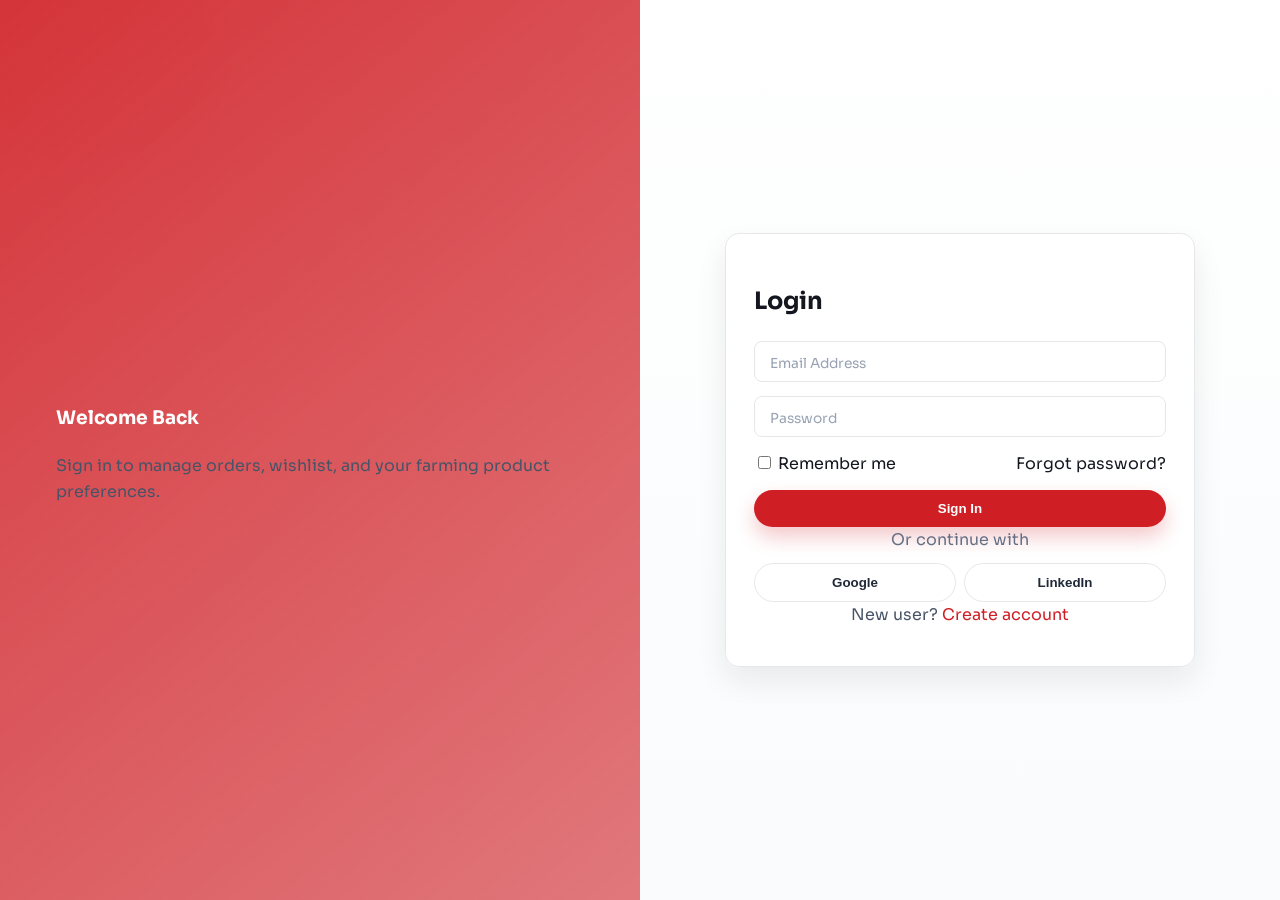
<file: login.html>
<!DOCTYPE html>
<html lang="en">
<head>
  <meta charset="UTF-8">
  <meta name="viewport" content="width=device-width, initial-scale=1.0">
  <title>Login | Zandu Engineers</title>
  <link rel="preconnect" href="https://fonts.googleapis.com">
  <link rel="preconnect" href="https://fonts.gstatic.com" crossorigin>
  <link href="https://fonts.googleapis.com/css2?family=Sora:wght@300;400;500;600;700;800&display=swap" rel="stylesheet">
  <link rel="stylesheet" href="styles.css">
</head>
<body>
  <div id="loader" class="loader"><div class="loader-dot"></div></div>
  <section class="split-auth">
    <aside class="auth-side"><h1>Welcome Back</h1><p>Sign in to manage orders, wishlist, and your farming product preferences.</p></aside>
    <main class="auth-main">
      <form id="loginForm" class="auth-card">
        <h2>Login</h2>
        <div class="floating"><input type="email" placeholder=" " required><label>Email Address</label></div>
        <div class="floating"><input type="password" placeholder=" " required><label>Password</label></div>
        <div style="display:flex;justify-content:space-between;align-items:center;margin-bottom:12px;"><label><input type="checkbox"> Remember me</label><a href="#">Forgot password?</a></div>
        <button type="submit" class="btn btn-primary" style="width:100%;">Sign In</button>
        <p style="text-align:center;color:var(--muted);">Or continue with</p>
        <div class="social-row"><button type="button" class="btn btn-outline">Google</button><button type="button" class="btn btn-outline">LinkedIn</button></div>
        <p style="text-align:center;">New user? <a id="toRegister" href="register.html" style="color:var(--primary);">Create account</a></p>
      </form>
    </main>
  </section>
  <script src="script.js"></script>
</body>
</html>
</file>
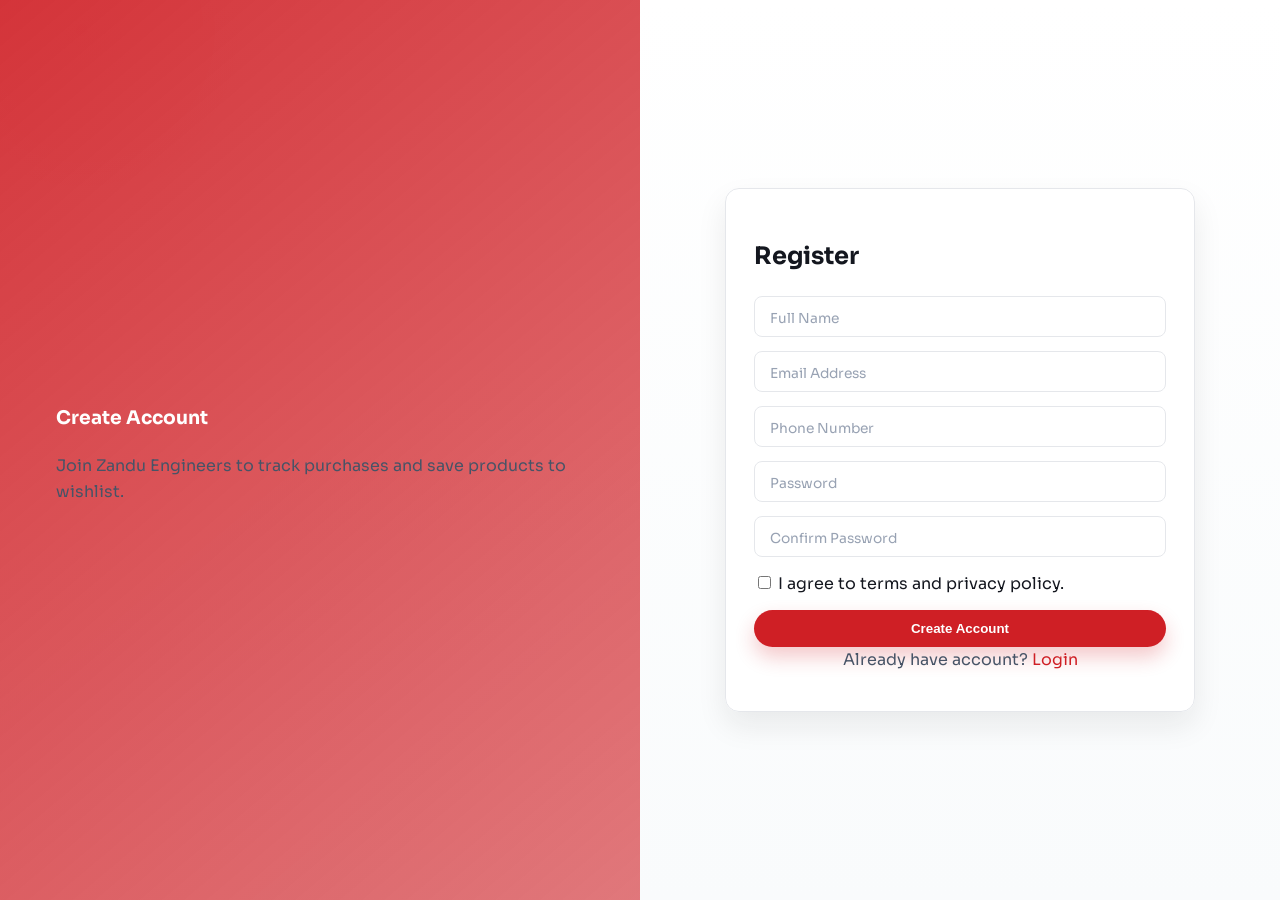
<file: register.html>
<!DOCTYPE html>
<html lang="en">
<head>
  <meta charset="UTF-8">
  <meta name="viewport" content="width=device-width, initial-scale=1.0">
  <title>Register | Zandu Engineers</title>
  <link rel="preconnect" href="https://fonts.googleapis.com">
  <link rel="preconnect" href="https://fonts.gstatic.com" crossorigin>
  <link href="https://fonts.googleapis.com/css2?family=Sora:wght@300;400;500;600;700;800&display=swap" rel="stylesheet">
  <link rel="stylesheet" href="styles.css">
</head>
<body>
  <div id="loader" class="loader"><div class="loader-dot"></div></div>
  <section class="split-auth">
    <aside class="auth-side"><h1>Create Account</h1><p>Join Zandu Engineers to track purchases and save products to wishlist.</p></aside>
    <main class="auth-main">
      <form id="registerForm" class="auth-card">
        <h2>Register</h2>
        <div class="floating"><input type="text" placeholder=" " required><label>Full Name</label></div>
        <div class="floating"><input type="email" placeholder=" " required><label>Email Address</label></div>
        <div class="floating"><input type="tel" placeholder=" " required><label>Phone Number</label></div>
        <div class="floating"><input type="password" placeholder=" " required><label>Password</label></div>
        <div class="floating"><input type="password" placeholder=" " required><label>Confirm Password</label></div>
        <label><input type="checkbox" required> I agree to terms and privacy policy.</label>
        <button type="submit" class="btn btn-primary" style="width:100%;margin-top:12px;">Create Account</button>
        <p style="text-align:center;">Already have account? <a id="toLogin" href="login.html" style="color:var(--primary);">Login</a></p>
      </form>
    </main>
  </section>
  <script src="script.js"></script>
</body>
</html>
</file>
<file: styles.css>
:root {
  --bg: #f8f9fb;
  --white: #ffffff;
  --text: #14171f;
  --muted: #667085;
  --primary: #cf1f25;
  --primary-dark: #a1161b;
  --line: #e5e7eb;
  --radius: 10px;
  --shadow: 0 14px 30px rgba(20, 23, 31, 0.08);
  --soft-shadow: 0 6px 18px rgba(20, 23, 31, 0.06);
  --font-body: "Sora", "Segoe UI", Tahoma, Geneva, Verdana, sans-serif;
}

* {
  box-sizing: border-box;
}

html {
  scroll-behavior: smooth;
}

body {
  margin: 0;
  font-family: var(--font-body);
  font-size: 16px;
  line-height: 1.65;
  color: var(--text);
  background: linear-gradient(180deg, #fff 0%, #fafbfc 100%);
}

body::before {
  content: "";
  position: fixed;
  inset: -20% auto auto -10%;
  width: 420px;
  height: 420px;
  pointer-events: none;
  z-index: -1;
  background: radial-gradient(circle at center, rgba(207, 31, 37, 0.07), transparent 70%);
}

a {
  color: inherit;
  text-decoration: none;
}

img {
  max-width: 100%;
  display: block;
}

.container {
  width: min(1200px, 92%);
  margin: 0 auto;
}

.section {
  padding: 72px 0;
}

.section.gray {
  background: linear-gradient(180deg, #fbfcfd 0%, #f4f6f8 100%);
}

.section-title {
  font-size: clamp(1.45rem, 2.7vw, 2.2rem);
  line-height: 1.28;
  letter-spacing: 0.01em;
  margin: 0 0 10px;
}

.section-subtitle {
  color: var(--muted);
  font-size: clamp(0.98rem, 1.3vw, 1.06rem);
  margin: 0 0 30px;
}

.btn {
  border: 0;
  border-radius: 999px;
  padding: 11px 20px;
  font-weight: 600;
  cursor: pointer;
  transition: transform 0.25s ease, box-shadow 0.25s ease, background 0.25s ease;
}

.btn:hover {
  transform: translateY(-2px);
}

.btn-primary {
  background: var(--primary);
  color: #fff;
  box-shadow: 0 10px 20px rgba(207, 31, 37, 0.24);
}

.btn-primary:hover {
  background: var(--primary-dark);
}

.btn-outline {
  border: 1px solid var(--line);
  background: #fff;
  color: #1f2937;
}

.btn-outline:hover {
  box-shadow: var(--soft-shadow);
}

.topbar-holder {
  min-height: 112px;
}

.site-header {
  position: sticky;
  top: 0;
  z-index: 1000;
  background: rgba(255, 255, 255, 0.88);
  backdrop-filter: blur(8px);
  border-bottom: 1px solid transparent;
  transition: border-color 0.3s ease, box-shadow 0.3s ease;
}

.header-topline {
  border-bottom: 1px solid #eef1f4;
  background: linear-gradient(90deg, #fff, #fff6f6);
}

.header-topline-inner {
  min-height: 36px;
  display: flex;
  justify-content: space-between;
  align-items: center;
  color: #6b7280;
  font-size: 0.78rem;
}

.site-header.scrolled {
  border-color: var(--line);
  box-shadow: var(--soft-shadow);
}

.navbar {
  display: grid;
  grid-template-columns: auto 1fr auto;
  gap: 20px;
  align-items: center;
  padding: 14px 0;
}

.brand {
  display: flex;
  align-items: center;
  gap: 10px;
  font-weight: 700;
}

.brand-mark {
  width: 38px;
  height: 38px;
  border-radius: 8px;
  background: linear-gradient(135deg, #ef4444, #cf1f25);
  color: #fff;
  display: grid;
  place-items: center;
  font-weight: 800;
}

.nav-links {
  display: flex;
  flex-wrap: wrap;
  gap: 18px;
  align-items: center;
  justify-content: center;
  background: #fff;
  border: 1px solid #edf0f2;
  border-radius: 999px;
  padding: 8px 16px;
}

.nav-links a {
  color: #475467;
  font-size: 0.92rem;
  transition: color 0.2s ease;
}

.nav-links a.active,
.nav-links a:hover {
  color: var(--primary);
}

.nav-actions {
  display: flex;
  align-items: center;
  gap: 10px;
}

.search-wrap {
  display: flex;
  border: 1px solid var(--line);
  border-radius: 999px;
  overflow: hidden;
  background: #fff;
}

.search-wrap input {
  border: 0;
  outline: 0;
  padding: 8px 12px;
  min-width: 150px;
}

.search-wrap button {
  border: 0;
  background: transparent;
  padding: 0 10px;
  color: #6b7280;
  cursor: pointer;
}

.icon-btn {
  position: relative;
  width: 38px;
  height: 38px;
  border-radius: 50%;
  border: 1px solid var(--line);
  display: grid;
  place-items: center;
  background: #fff;
  transition: transform 0.22s ease, box-shadow 0.22s ease, border-color 0.22s ease;
}

.icon-btn:hover {
  transform: translateY(-2px);
  border-color: #d7dbe1;
  box-shadow: var(--soft-shadow);
}

.badge {
  position: absolute;
  top: -5px;
  right: -5px;
  width: 18px;
  height: 18px;
  border-radius: 50%;
  background: var(--primary);
  color: #fff;
  font-size: 11px;
  display: grid;
  place-items: center;
}

.mobile-toggle {
  display: none;
}

.hero {
  position: relative;
  min-height: 76vh;
  display: grid;
  align-items: center;
  overflow: hidden;
}

.hero::before {
  content: "";
  position: absolute;
  inset: 0;
  background:
    linear-gradient(110deg, rgba(14, 18, 28, 0.68), rgba(14, 18, 28, 0.2)),
    linear-gradient(130deg, rgba(207, 31, 37, 0.22), rgba(207, 31, 37, 0.05));
  z-index: 1;
}

.hero-bg {
  position: absolute;
  inset: 0;
  background-position: center;
  background-size: cover;
  transform: scale(1.04);
  opacity: 0;
  transition: opacity 0.9s ease;
}

.hero-bg.active {
  opacity: 1;
  animation: zoomIn 8s ease both;
}

@keyframes zoomIn {
  from { transform: scale(1.08); }
  to { transform: scale(1.01); }
}

.hero-content {
  position: relative;
  z-index: 2;
  color: #fff;
  max-width: 720px;
  animation: reveal 0.8s ease;
}

@keyframes reveal {
  from {
    opacity: 0;
    transform: translateY(24px);
  }
  to {
    opacity: 1;
    transform: translateY(0);
  }
}

.hero h1 {
  font-size: clamp(2.1rem, 5vw, 3.95rem);
  margin: 0 0 16px;
  line-height: 1.08;
  letter-spacing: 0.01em;
}

.hero p {
  margin: 0;
  font-size: clamp(1rem, 1.45vw, 1.16rem);
  color: #f6f7f9;
  max-width: 620px;
}

.hero-actions {
  display: flex;
  flex-wrap: wrap;
  gap: 12px;
  margin-top: 24px;
}

.stats {
  display: grid;
  grid-template-columns: repeat(4, 1fr);
  gap: 16px;
}

.stat {
  background: #fff;
  border: 1px solid var(--line);
  padding: 22px;
  border-radius: var(--radius);
  box-shadow: var(--soft-shadow);
}

.stat strong {
  font-size: 1.6rem;
}

.grid-3,
.grid-4 {
  display: grid;
  gap: 18px;
}

.grid-3 {
  grid-template-columns: repeat(3, 1fr);
}

.grid-4 {
  grid-template-columns: repeat(4, 1fr);
}

.card {
  background: #fff;
  border: 1px solid var(--line);
  border-radius: var(--radius);
  box-shadow: var(--soft-shadow);
  padding: 20px;
  transition: transform 0.3s ease, box-shadow 0.3s ease;
}

.card:hover {
  transform: translateY(-3px);
  box-shadow: var(--shadow);
}

.product-grid {
  display: grid;
  grid-template-columns: repeat(4, 1fr);
  gap: 18px;
}

.product-card {
  position: relative;
  border-radius: var(--radius);
  border: 1px solid var(--line);
  background: #fff;
  overflow: hidden;
  transition: transform 0.3s ease, box-shadow 0.3s ease;
}

.product-card:hover {
  transform: translateY(-6px);
  box-shadow: var(--shadow);
}

.product-media {
  position: relative;
  overflow: hidden;
}

.product-media img {
  width: 100%;
  aspect-ratio: 1.2/1;
  object-fit: cover;
  transition: transform 0.4s ease;
}

.product-card:hover .product-media img {
  transform: scale(1.08);
}

.discount-pill {
  position: absolute;
  top: 12px;
  left: 12px;
  background: var(--primary);
  color: #fff;
  padding: 5px 10px;
  border-radius: 999px;
  font-size: 12px;
}

.quick-view {
  position: absolute;
  bottom: 10px;
  right: 10px;
  border: 0;
  border-radius: 999px;
  padding: 7px 13px;
  background: #fff;
  box-shadow: var(--soft-shadow);
  cursor: pointer;
}

.wish-toggle {
  position: absolute;
  top: 10px;
  right: 10px;
  width: 34px;
  height: 34px;
  border-radius: 50%;
  border: 0;
  background: rgba(255, 255, 255, 0.9);
  display: grid;
  place-items: center;
  cursor: pointer;
}

.wish-toggle.active {
  color: var(--primary);
}

.product-body {
  padding: 14px;
}

.product-title {
  margin: 0;
  font-size: 0.98rem;
}

.price-line {
  display: flex;
  gap: 8px;
  align-items: center;
  margin: 8px 0;
}

.price {
  color: var(--primary);
  font-weight: 700;
}

.old-price {
  color: #98a2b3;
  text-decoration: line-through;
}

.stars {
  color: #f59e0b;
  font-size: 14px;
}

.product-actions {
  display: grid;
  grid-template-columns: 1fr 1fr;
  gap: 8px;
  margin-top: 12px;
}

.slider {
  position: relative;
  overflow: hidden;
}

.slides {
  display: flex;
  transition: transform 0.45s ease;
}

.slide {
  min-width: 100%;
}

.slider-nav {
  display: flex;
  gap: 8px;
  margin-top: 16px;
}

.logo-track {
  overflow: hidden;
  white-space: nowrap;
}

.logo-strip {
  display: inline-flex;
  gap: 16px;
  animation: logos 28s linear infinite;
}

.logo-box {
  min-width: 170px;
  padding: 18px;
  border-radius: var(--radius);
  border: 1px solid var(--line);
  background: #fff;
  text-align: center;
  font-weight: 600;
  color: #98a2b3;
}

@keyframes logos {
  from { transform: translateX(0); }
  to { transform: translateX(-50%); }
}

.footer {
  background: linear-gradient(180deg, #0f172a, #0b1220);
  color: #e5e7eb;
  padding-top: 50px;
}

.footer-grid {
  display: grid;
  grid-template-columns: 1.6fr 1fr 1fr 1fr;
  gap: 24px;
}

.footer h4 {
  margin-top: 0;
}

.footer a {
  color: #c7c9d1;
  display: inline-block;
  margin: 6px 0;
}

.footer-bottom {
  border-top: 1px solid rgba(255, 255, 255, 0.15);
  margin-top: 26px;
  padding: 16px 0 24px;
  color: #9ca3af;
  font-size: 0.92rem;
}

.banner {
  padding: 56px 0;
  background:
    radial-gradient(circle at 86% 22%, rgba(207, 31, 37, 0.26), transparent 42%),
    radial-gradient(circle at 16% 12%, rgba(207, 31, 37, 0.1), transparent 44%),
    linear-gradient(130deg, #fff7f8, #ffffff 56%, #f7f9fb);
  border-bottom: 1px solid var(--line);
}

.banner h1 {
  margin: 0 0 8px;
  font-size: clamp(1.85rem, 3.6vw, 2.85rem);
  line-height: 1.15;
}

.banner p {
  margin: 0;
  color: #475467;
  max-width: 780px;
  font-size: clamp(0.97rem, 1.3vw, 1.08rem);
}

h3 {
  margin: 0 0 8px;
  font-size: clamp(1.05rem, 1.6vw, 1.22rem);
  line-height: 1.35;
}

p {
  margin: 0 0 10px;
  color: #475467;
}

small {
  color: #667085;
  font-size: 0.83rem;
}

.toolbar {
  display: flex;
  flex-wrap: wrap;
  gap: 10px;
  justify-content: space-between;
  margin-bottom: 20px;
}

.chips {
  display: flex;
  flex-wrap: wrap;
  gap: 8px;
}

.chip {
  border: 1px solid var(--line);
  padding: 8px 12px;
  border-radius: 999px;
  background: #fff;
  cursor: pointer;
}

.chip.active {
  background: var(--primary);
  border-color: var(--primary);
  color: #fff;
}

.detail-grid {
  display: grid;
  grid-template-columns: 1.05fr 1fr;
  gap: 24px;
}

.gallery-main {
  border: 1px solid var(--line);
  border-radius: var(--radius);
  overflow: hidden;
  background: #fff;
}

.gallery-main img {
  width: 100%;
  aspect-ratio: 1.2/1;
  object-fit: cover;
  transition: transform 0.35s ease;
}

.gallery-main:hover img {
  transform: scale(1.08);
}

.thumbs {
  margin-top: 10px;
  display: grid;
  grid-template-columns: repeat(4, 1fr);
  gap: 8px;
}

.thumbs img {
  border: 2px solid transparent;
  border-radius: 8px;
  cursor: pointer;
}

.thumbs img.active {
  border-color: var(--primary);
}

.qty-wrap {
  display: inline-flex;
  align-items: center;
  border: 1px solid var(--line);
  border-radius: 999px;
  overflow: hidden;
}

.qty-wrap button,
.qty-wrap input {
  border: 0;
  background: #fff;
  width: 38px;
  height: 38px;
  text-align: center;
}

.qty-wrap input {
  width: 50px;
}

.tabs {
  display: flex;
  gap: 8px;
  margin-bottom: 14px;
}

.tab {
  padding: 8px 12px;
  border: 1px solid var(--line);
  border-radius: 999px;
  cursor: pointer;
}

.tab.active {
  border-color: var(--primary);
  color: var(--primary);
}

.tab-panel {
  display: none;
}

.tab-panel.active {
  display: block;
}

table {
  width: 100%;
  border-collapse: collapse;
  background: #fff;
}

.table-wrap {
  overflow-x: auto;
  border-radius: var(--radius);
}

th,
td {
  border-bottom: 1px solid var(--line);
  padding: 13px 10px;
  text-align: left;
}

.cart-grid {
  display: grid;
  grid-template-columns: 2fr 1fr;
  gap: 20px;
}

.totals {
  border: 1px solid var(--line);
  border-radius: var(--radius);
  background: #fff;
  padding: 18px;
  height: fit-content;
  box-shadow: var(--soft-shadow);
}

.split-auth {
  min-height: 100vh;
  display: grid;
  grid-template-columns: 1fr 1fr;
}

.auth-side {
  background: linear-gradient(140deg, rgba(207, 31, 37, 0.9), rgba(207, 31, 37, 0.6)),
    url("https://images.unsplash.com/photo-1523741543316-beb7fc7023d8?auto=format&fit=crop&w=1600&q=80") center/cover;
  color: #fff;
  padding: 56px;
  display: grid;
  align-content: center;
}

.auth-main {
  display: grid;
  place-items: center;
  padding: 20px;
  background: linear-gradient(180deg, #fff, #f9fbfc);
}

.auth-card {
  width: min(470px, 100%);
  background: rgba(255, 255, 255, 0.85);
  backdrop-filter: blur(6px);
  border: 1px solid var(--line);
  box-shadow: var(--shadow);
  border-radius: 14px;
  padding: 28px;
}

.floating {
  position: relative;
  margin-bottom: 14px;
}

.floating input {
  width: 100%;
  border: 1px solid var(--line);
  border-radius: 8px;
  padding: 15px 12px 9px;
  outline: 0;
}

.floating label {
  position: absolute;
  left: 12px;
  top: 12px;
  background: #fff;
  color: #98a2b3;
  font-size: 0.86rem;
  padding: 0 4px;
  transition: 0.2s ease;
  pointer-events: none;
}

.floating input:focus + label,
.floating input:not(:placeholder-shown) + label {
  transform: translateY(-16px);
  color: var(--primary);
  font-size: 0.74rem;
}

.social-row {
  display: grid;
  grid-template-columns: 1fr 1fr;
  gap: 8px;
}

.faq-item {
  background: #fff;
  border: 1px solid var(--line);
  border-radius: var(--radius);
  margin-bottom: 10px;
  overflow: hidden;
}

.faq-q {
  width: 100%;
  text-align: left;
  border: 0;
  background: #fff;
  padding: 15px;
  font-weight: 600;
  cursor: pointer;
}

.faq-a {
  display: none;
  padding: 0 15px 15px;
  color: var(--muted);
}

.faq-item.open .faq-a {
  display: block;
}

.contact-grid {
  display: grid;
  grid-template-columns: 1fr 1fr;
  gap: 18px;
}

.map-wrap iframe {
  width: 100%;
  height: 350px;
  border: 0;
  border-radius: var(--radius);
}

.whatsapp-float {
  position: fixed;
  right: 16px;
  bottom: 84px;
  z-index: 200;
  background: #22c55e;
  color: #fff;
  border-radius: 999px;
  padding: 10px 14px;
  box-shadow: var(--soft-shadow);
}

.scroll-top {
  position: fixed;
  right: 16px;
  bottom: 20px;
  width: 42px;
  height: 42px;
  border-radius: 50%;
  border: 0;
  background: var(--primary);
  color: #fff;
  display: none;
  place-items: center;
  cursor: pointer;
  z-index: 190;
}

.scroll-top.show {
  display: grid;
}

.loader {
  position: fixed;
  inset: 0;
  background: #fff;
  display: grid;
  place-items: center;
  z-index: 1200;
  transition: opacity 0.35s ease, visibility 0.35s ease;
}

.loader.hide {
  opacity: 0;
  visibility: hidden;
}

.loader-dot {
  width: 56px;
  height: 56px;
  border: 4px solid #f4d5d6;
  border-top-color: var(--primary);
  border-radius: 50%;
  animation: spin 1s linear infinite;
}

@keyframes spin {
  to {
    transform: rotate(360deg);
  }
}

.modal {
  position: fixed;
  inset: 0;
  background: rgba(20, 23, 31, 0.5);
  display: none;
  place-items: center;
  z-index: 1300;
}

.modal.open {
  display: grid;
}

.modal-card {
  width: min(760px, 95%);
  background: #fff;
  border-radius: 14px;
  padding: 18px;
}

@media (max-width: 1024px) {
  .nav-links {
    position: fixed;
    left: 0;
    right: 0;
    top: 78px;
    background: rgba(255, 255, 255, 0.98);
    border-bottom: 1px solid var(--line);
    padding: 16px;
    display: none;
    justify-content: flex-start;
    border-radius: 0;
  }

  .nav-links.open {
    display: flex;
  }

  .mobile-toggle {
    display: grid;
  }

  .header-topline {
    display: none;
  }

  .topbar-holder {
    min-height: 78px;
  }

  .search-wrap input {
    min-width: 100px;
  }

  .product-grid,
  .grid-4 {
    grid-template-columns: repeat(2, 1fr);
  }

  .grid-3,
  .stats,
  .contact-grid,
  .cart-grid,
  .detail-grid,
  .footer-grid,
  .split-auth {
    grid-template-columns: 1fr;
  }
}

@media (max-width: 640px) {
  .section {
    padding: 58px 0;
  }

  .navbar {
    grid-template-columns: auto auto auto;
  }

  .nav-actions .search-wrap {
    display: none;
  }

  .nav-actions {
    gap: 7px;
  }

  .icon-btn {
    width: 34px;
    height: 34px;
  }

  .btn {
    padding: 10px 14px;
    font-size: 0.85rem;
  }

  .hero {
    min-height: 68vh;
  }

  .hero h1 {
    font-size: clamp(1.8rem, 10vw, 2.4rem);
  }

  .hero p {
    font-size: 0.96rem;
  }

  .product-grid,
  .grid-4 {
    grid-template-columns: 1fr;
  }
}
</file>
